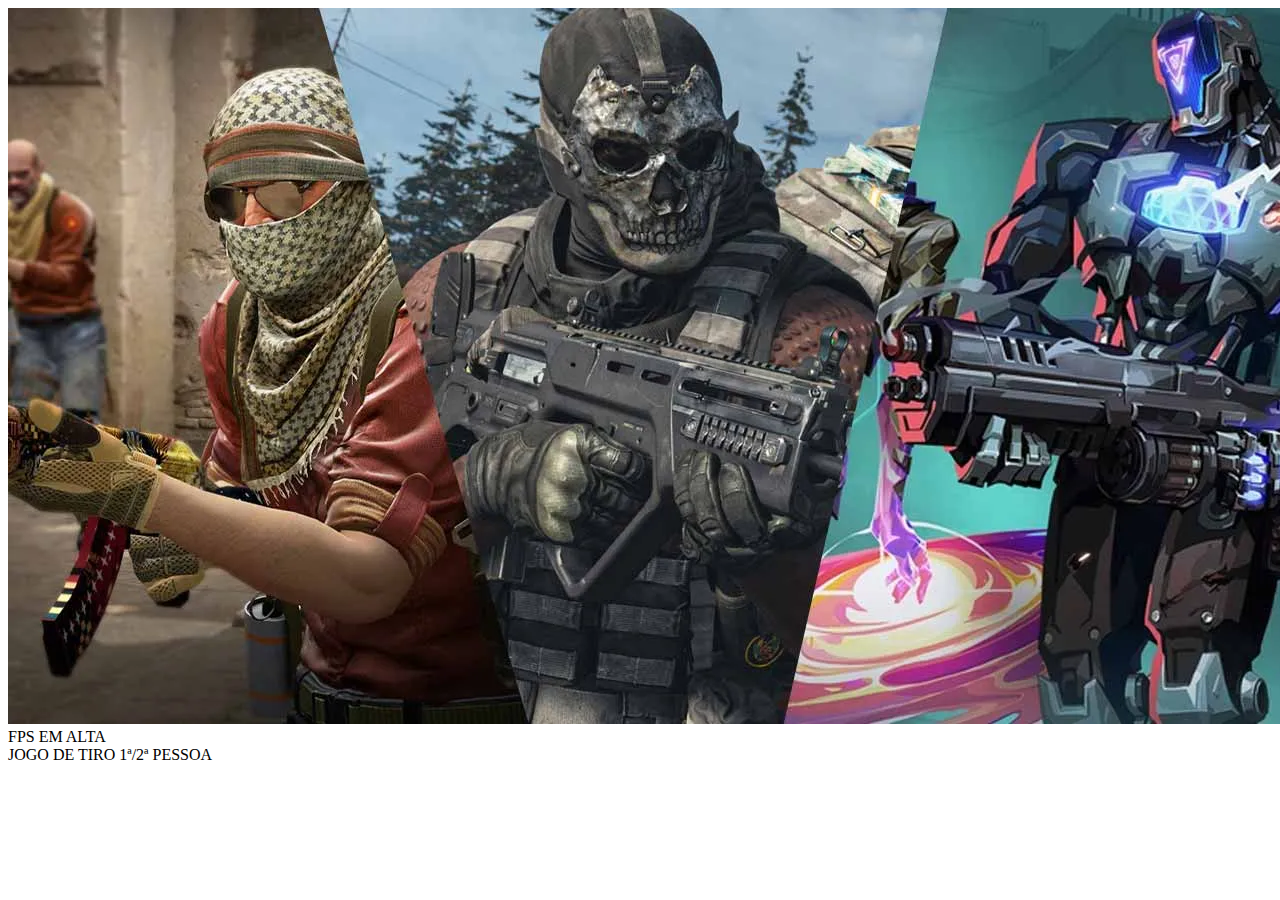
<file: JOGO DE FPS.html>
<!DOCTYPE html>
<html lang="en">
<head>
    <meta charset="UTF-8">
    <meta name="viewport" content="width=device-width, initial-scale=1.0">
    <title>JOGO DE FPS</title>
</head>
<body>
    <!-- Portfolio item 4-->
    <div class="portfolio-item">
        <a class="portfolio-link" data-bs-toggle="modal" href="#portfolioModal4">
            <div class="portfolio-hover">
                <div class="portfolio-hover-content"><i class="fas fa-plus fa-3x"></i></div>
            </div>
            <img class="img-fluid" src="assets/img/portfolio/FPS.jpeg" alt="..." />
        </a>
        <div class="portfolio-caption">
            <div class="portfolio-caption-heading">FPS EM ALTA</div>
            <div class="portfolio-caption-subheading text-muted">JOGO DE TIRO 1ª/2ª PESSOA</div>
        </div>
    </div>
</div>
<div class="col-lg-4 col-sm-6 mb-4 mb-sm-0">
</body>
</html>
</file>
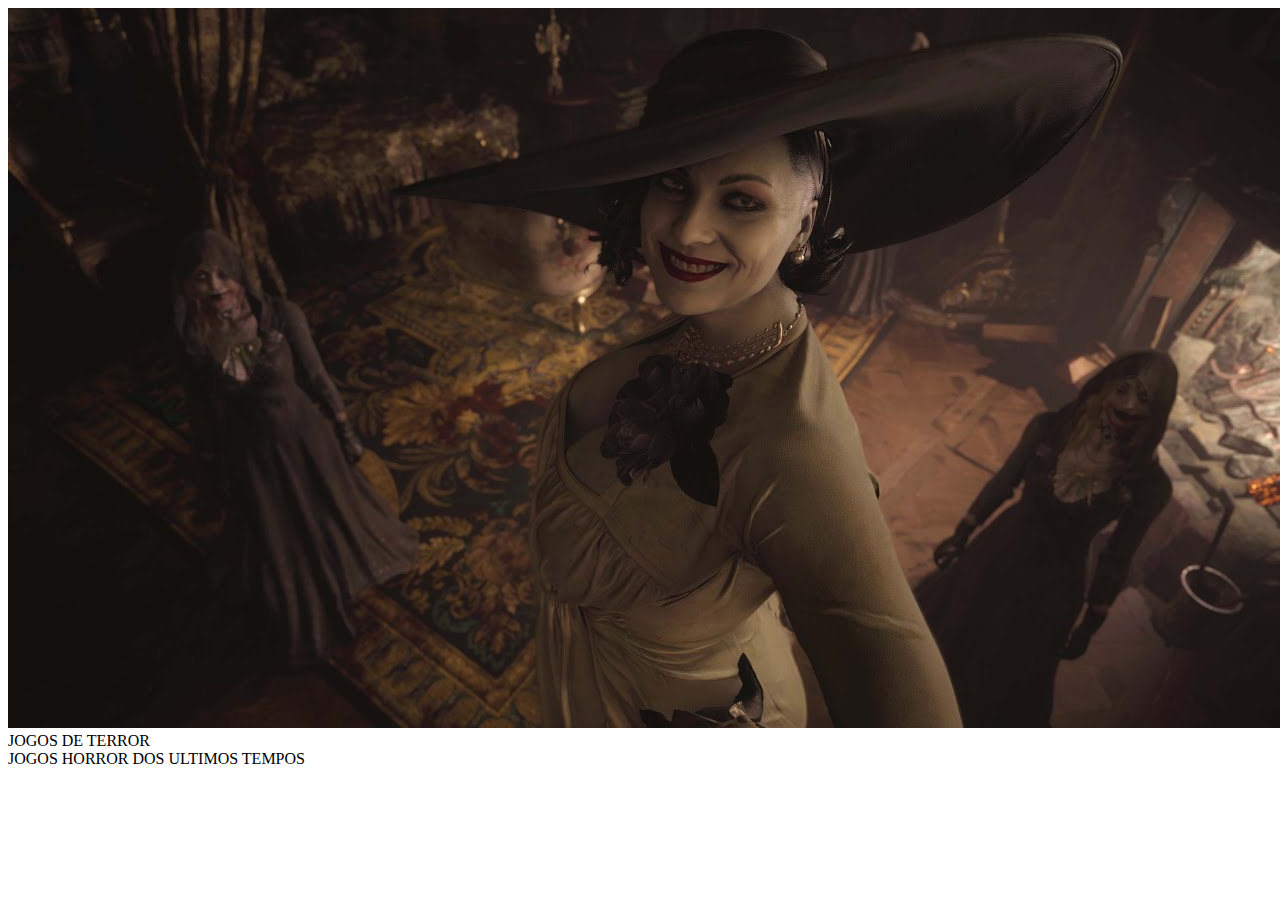
<file: JOGO DE TERROR.html>
<!DOCTYPE html>
<html lang="en">
<head>
    <meta charset="UTF-8">
    <meta name="viewport" content="width=device-width, initial-scale=1.0">
    <title>JOGO DE TERROR</title>
</head>
<body>
        <!-- Portfolio item 6-->
        <div class="portfolio-item">
            <a class="portfolio-link" data-bs-toggle="modal" href="#portfolioModal6">
                <div class="portfolio-hover">
                    <div class="portfolio-hover-content"><i class="fas fa-plus fa-3x"></i></div>
                </div>
                <img class="img-fluid" src="assets/img/portfolio/terror.jpg" alt="..." />
            </a>
            <div class="portfolio-caption">
                <div class="portfolio-caption-heading">JOGOS DE TERROR </div>
                <div class="portfolio-caption-subheading text-muted">JOGOS HORROR DOS ULTIMOS TEMPOS</div>
            </div>
</body>
</html>
</file>
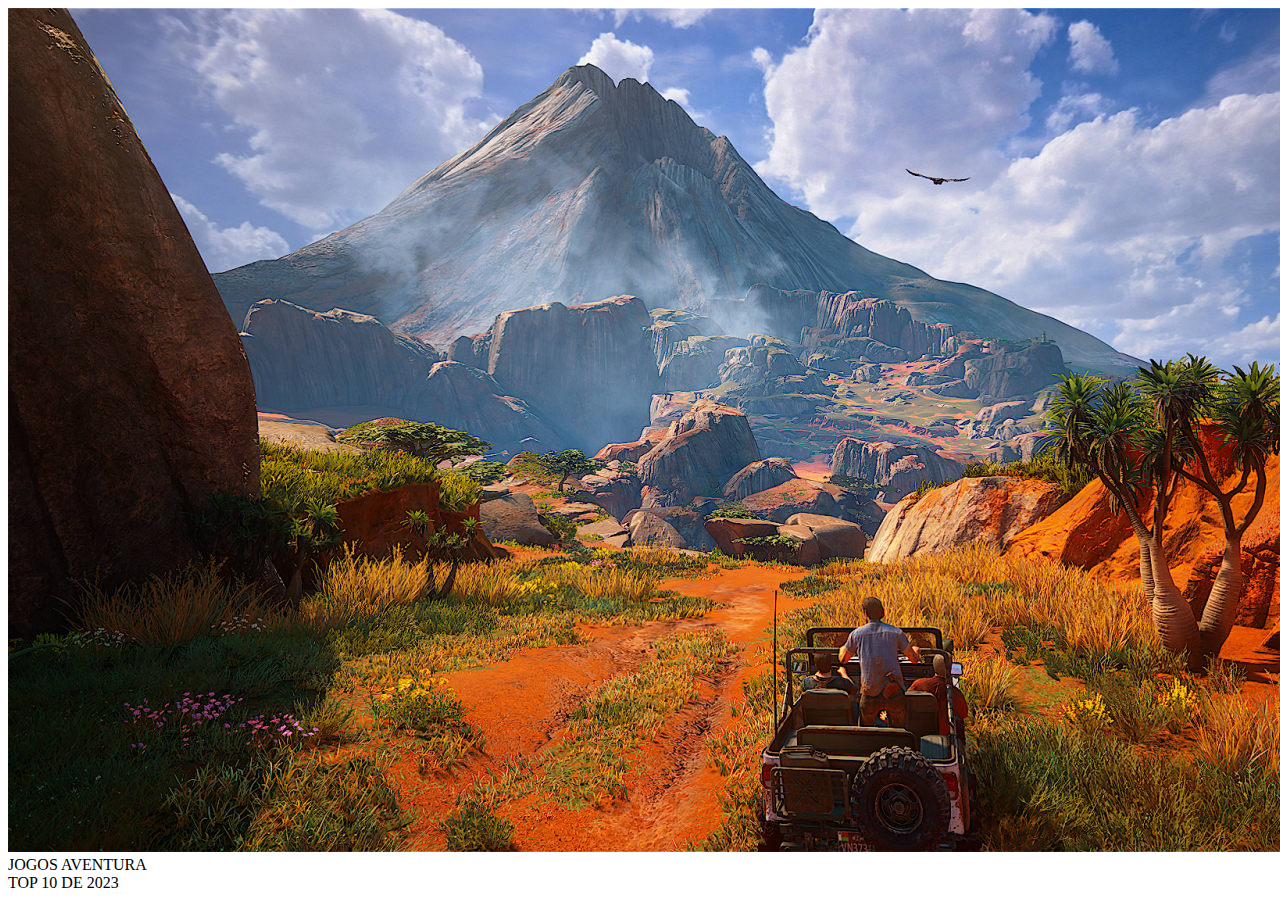
<file: JOGOS DE AVENTURA.html>
<!DOCTYPE html>
<html lang="en">
<head>
    <meta charset="UTF-8">
    <meta name="viewport" content="width=device-width, initial-scale=1.0">
    <title>jogos de AVENTURA</title>
</head>
<body>
     <!-- Portfolio item 2-->
     <div class="portfolio-item">
        <a class="portfolio-link" data-bs-toggle="modal" href="#portfolioModal2">
            <div class="portfolio-hover">
                <div class="portfolio-hover-content"><i class="fas fa-plus fa-3x"></i></div>
            </div>
            <img class="img-fluid" src="assets/img/portfolio/aventura.jpeg" alt="..." />
        </a>
        <div class="portfolio-caption">
            <div class="portfolio-caption-heading">JOGOS AVENTURA</div>
            <div class="portfolio-caption-subheading text-muted">TOP 10 DE 2023</div>
        </div>
    </div>
</div>
<div class="col-lg-4 col-sm-6 mb-4">
</body>
</html>
</file>
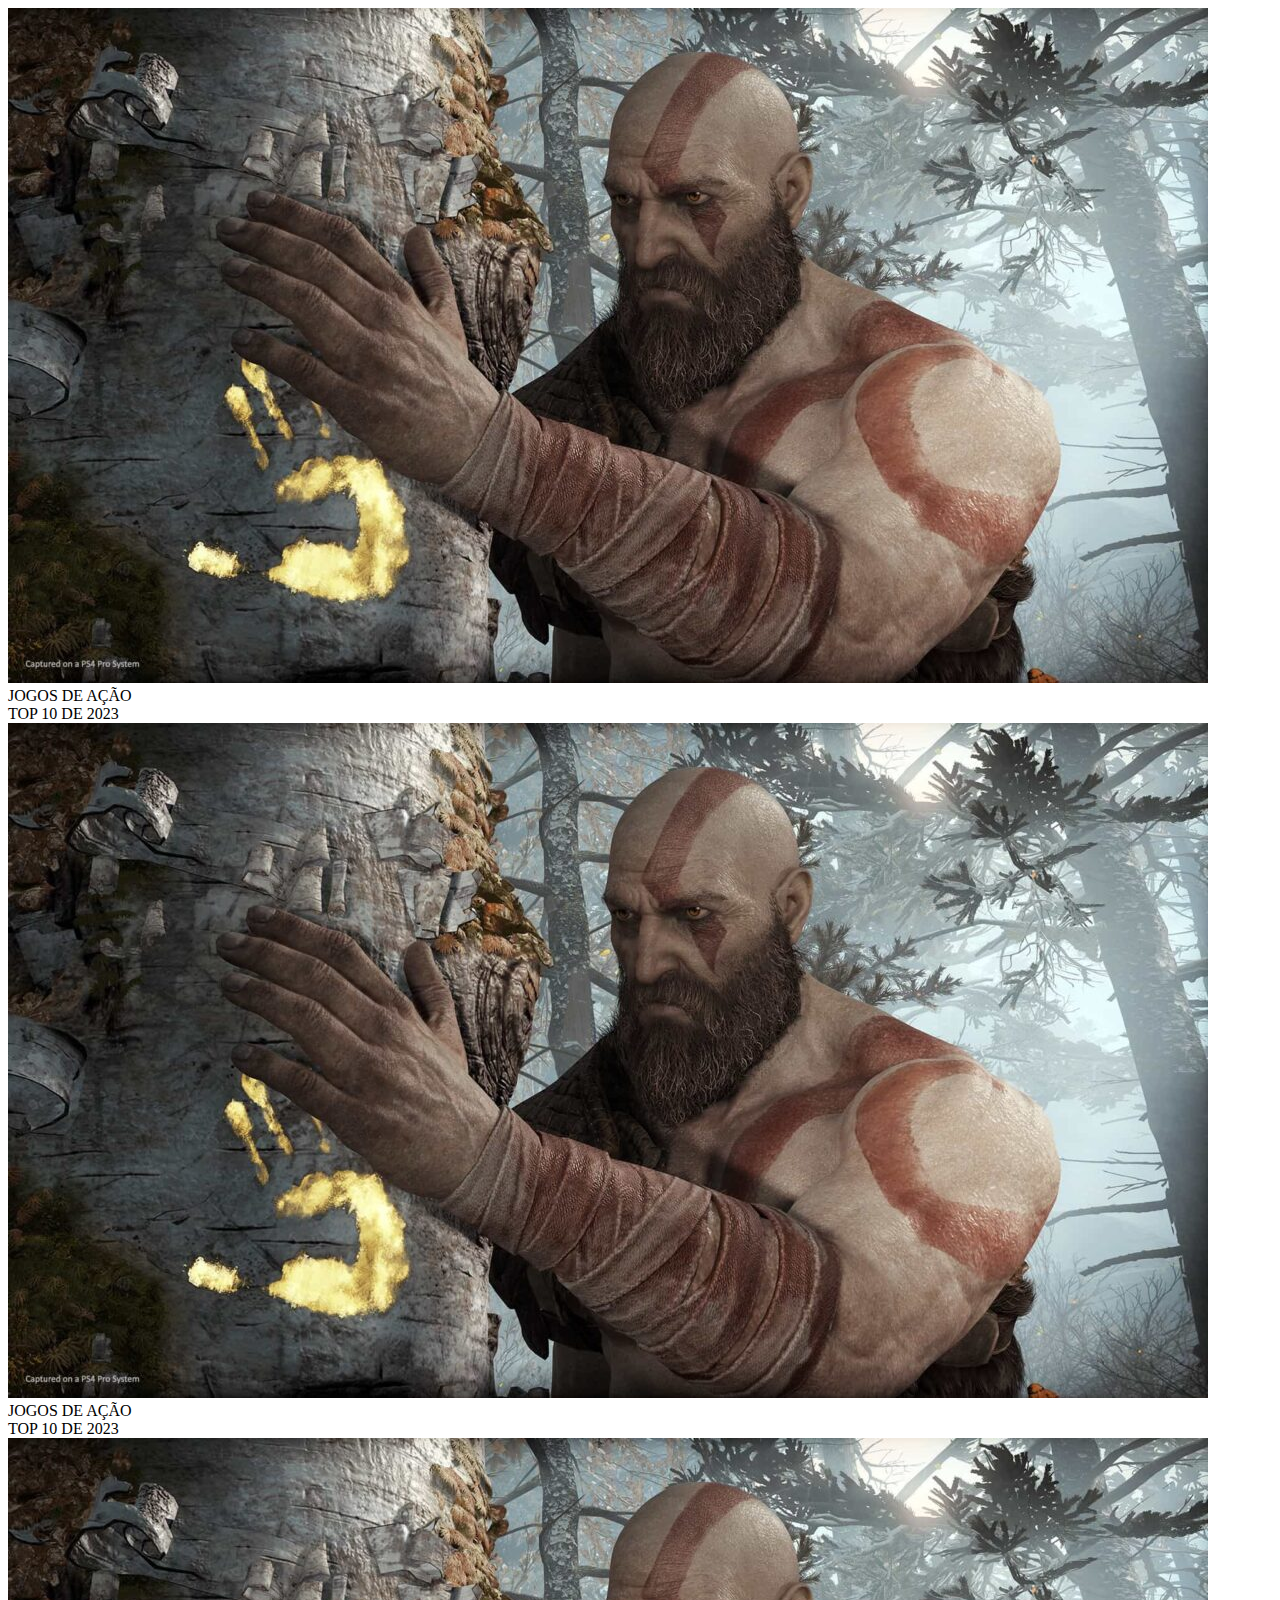
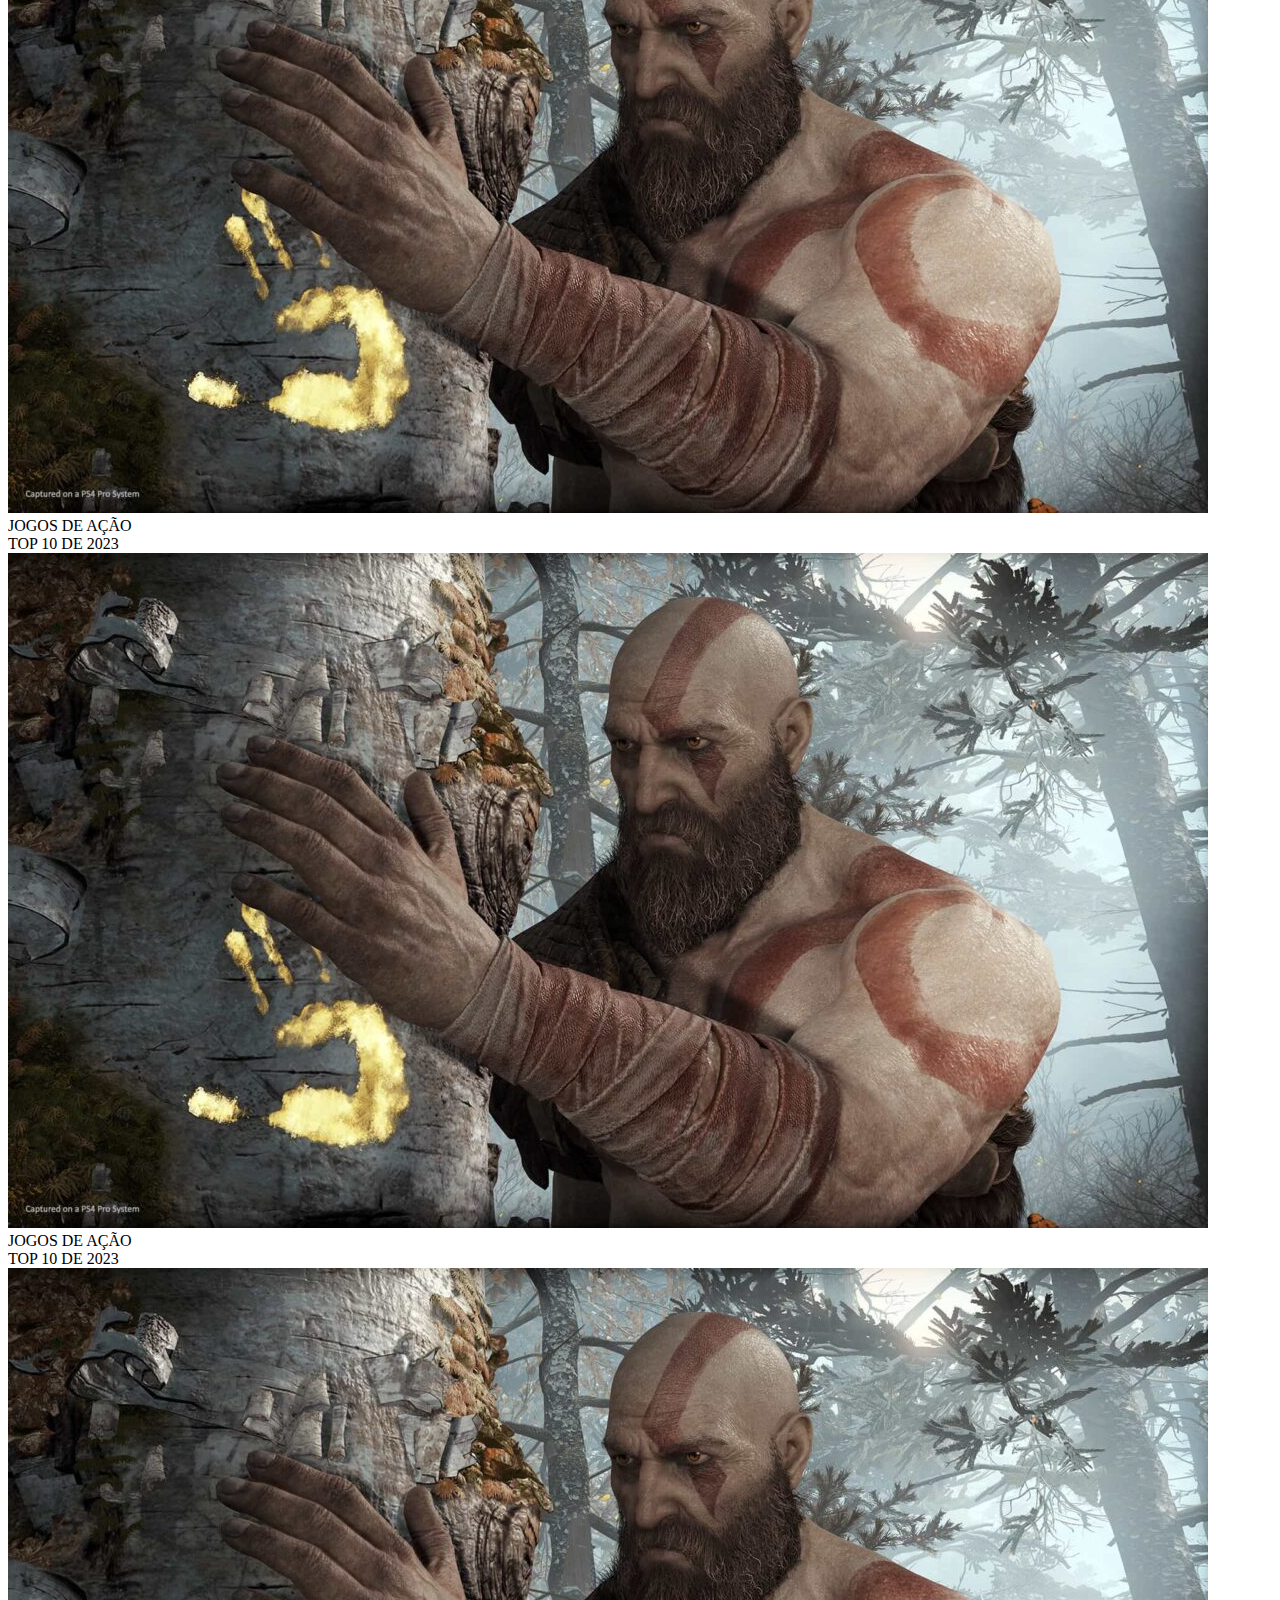
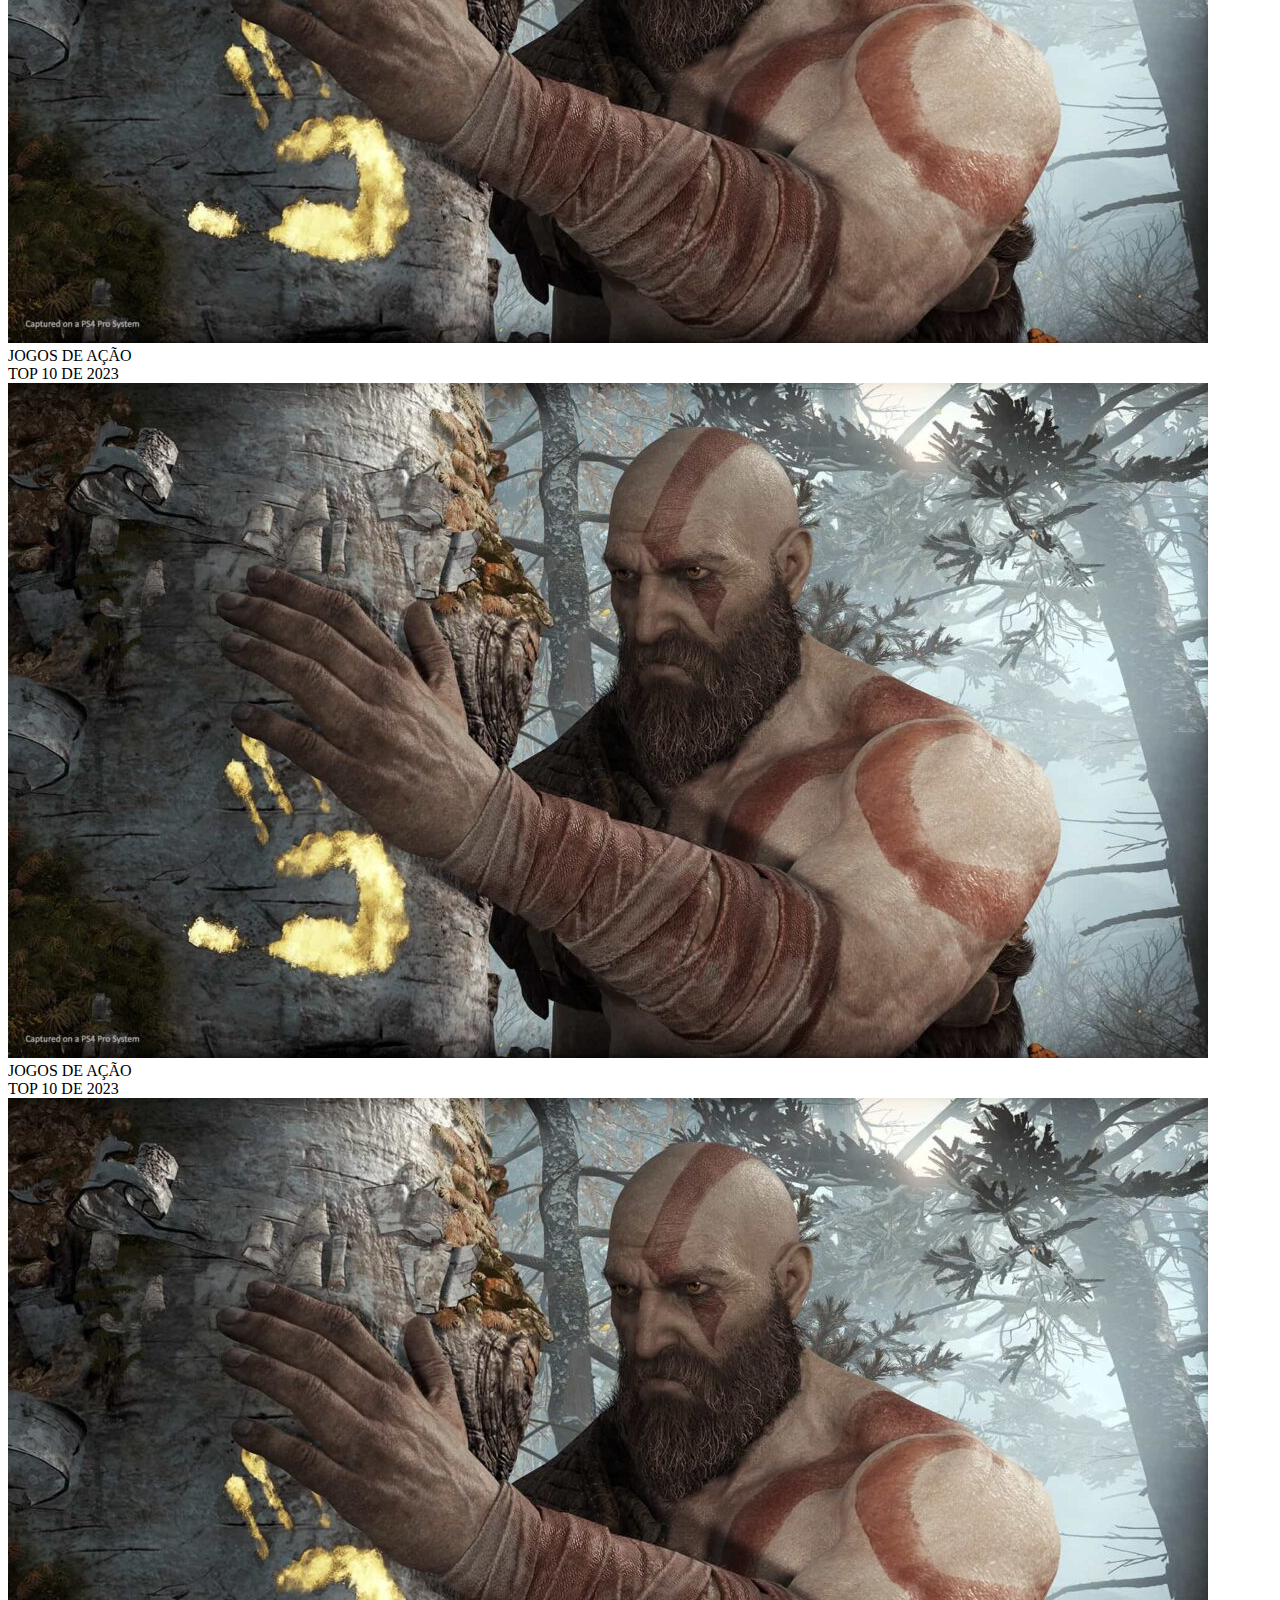
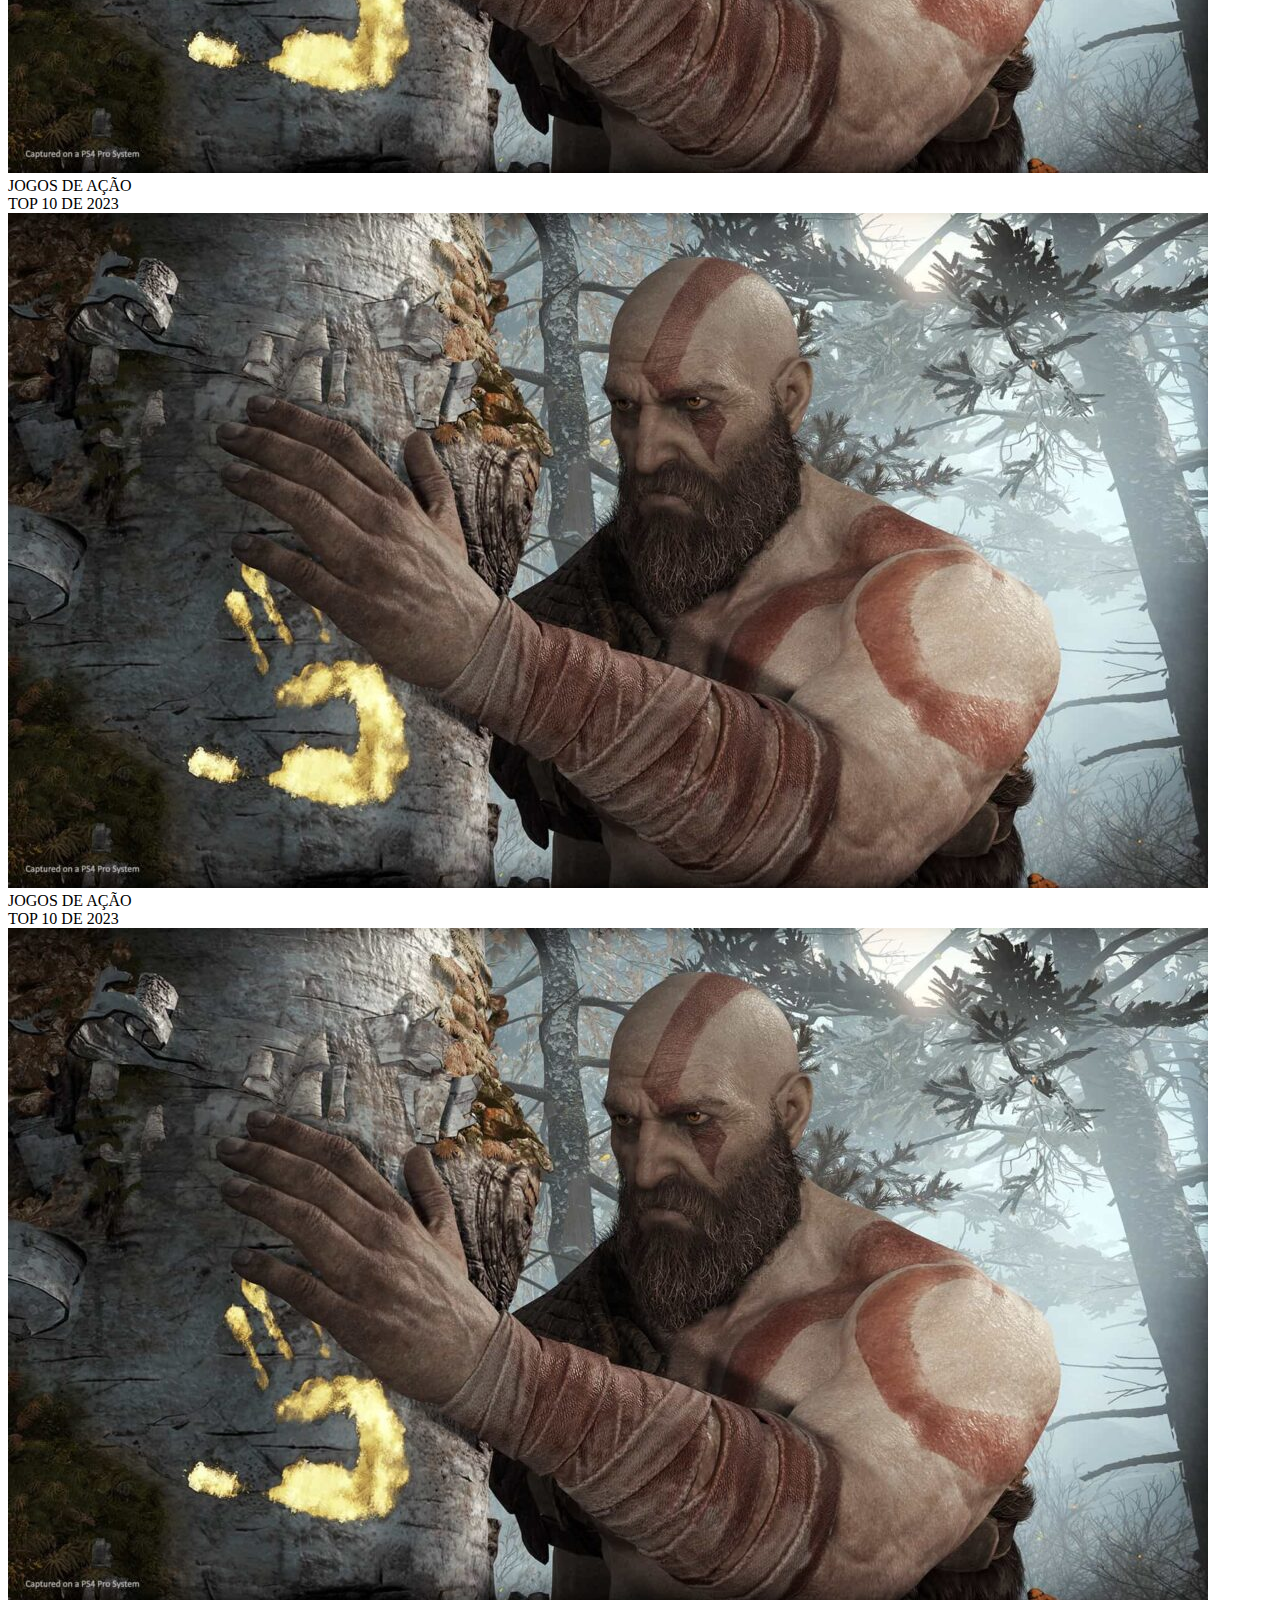
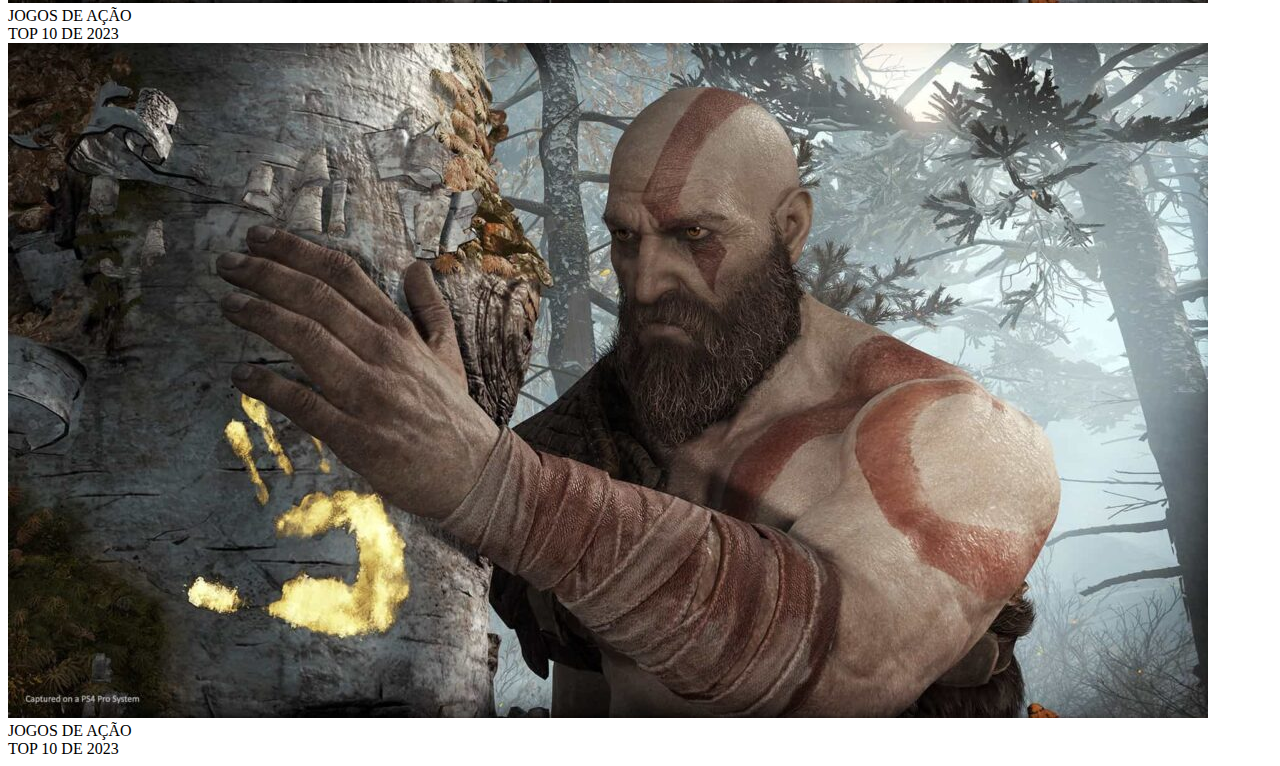
<file: JOGOS DE AÇAO.html>
<!DOCTYPE html>
<html lang="en">
<head>
    <meta charset="UTF-8">
    <meta name="viewport" content="width=device-width, initial-scale=1.0">
    <title>jogos de açao</title>
</head>
<body>
    <div class="portfolio-item">
        <a class="portfolio-link" data-bs-toggle="modal" href="#portfolioModal1">
            <div class="portfolio-hover">
                <div class="portfolio-hover-content"><i class="fas fa-plus fa-3x"></i></div>
            </div>
            <img class="img-fluid" src="assets/img/portfolio/acao.jpg" alt="..." />
        </a>
        <div class="portfolio-caption">
            <div class="portfolio-caption-heading">JOGOS DE AÇÃO</div>
            <a href=""></a>
            <div class="portfolio-caption-subheading text-muted">TOP 10 DE 2023</div>
        </div>
    </div>
</div>
<div class="col-lg-4 col-sm-6 mb-4">          
    <div class="portfolio-item">
        <a class="portfolio-link" data-bs-toggle="modal" href="#portfolioModal1">
            <div class="portfolio-hover">
                <div class="portfolio-hover-content"><i class="fas fa-plus fa-3x"></i></div>
            </div>
            <img class="img-fluid" src="assets/img/portfolio/acao.jpg" alt="..." />
        </a>
        <div class="portfolio-caption">
            <div class="portfolio-caption-heading">JOGOS DE AÇÃO</div>
            <a href=""></a>
            <div class="portfolio-caption-subheading text-muted">TOP 10 DE 2023</div>
        </div>
    </div>
</div>
<div class="col-lg-4 col-sm-6 mb-4">  
    <div class="portfolio-item">
        <a class="portfolio-link" data-bs-toggle="modal" href="#portfolioModal1">
            <div class="portfolio-hover">
                <div class="portfolio-hover-content"><i class="fas fa-plus fa-3x"></i></div>
            </div>
            <img class="img-fluid" src="assets/img/portfolio/acao.jpg" alt="..." />
        </a>
        <div class="portfolio-caption">
            <div class="portfolio-caption-heading">JOGOS DE AÇÃO</div>
            <a href=""></a>
            <div class="portfolio-caption-subheading text-muted">TOP 10 DE 2023</div>
        </div>
    </div>
</div>
<div class="col-lg-4 col-sm-6 mb-4">
    <div class="portfolio-item">
        <a class="portfolio-link" data-bs-toggle="modal" href="#portfolioModal1">
            <div class="portfolio-hover">
                <div class="portfolio-hover-content"><i class="fas fa-plus fa-3x"></i></div>
            </div>
            <img class="img-fluid" src="assets/img/portfolio/acao.jpg" alt="..." />
        </a>
        <div class="portfolio-caption">
            <div class="portfolio-caption-heading">JOGOS DE AÇÃO</div>
            <a href=""></a>
            <div class="portfolio-caption-subheading text-muted">TOP 10 DE 2023</div>
        </div>
    </div>
</div>
<div class="col-lg-4 col-sm-6 mb-4">
    <div class="portfolio-item">
        <a class="portfolio-link" data-bs-toggle="modal" href="#portfolioModal1">
            <div class="portfolio-hover">
                <div class="portfolio-hover-content"><i class="fas fa-plus fa-3x"></i></div>
            </div>
            <img class="img-fluid" src="assets/img/portfolio/acao.jpg" alt="..." />
        </a>
        <div class="portfolio-caption">
            <div class="portfolio-caption-heading">JOGOS DE AÇÃO</div>
            <a href=""></a>
            <div class="portfolio-caption-subheading text-muted">TOP 10 DE 2023</div>
        </div>
    </div>
</div>
<div class="col-lg-4 col-sm-6 mb-4">
    <div class="portfolio-item">
        <a class="portfolio-link" data-bs-toggle="modal" href="#portfolioModal1">
            <div class="portfolio-hover">
                <div class="portfolio-hover-content"><i class="fas fa-plus fa-3x"></i></div>
            </div>
            <img class="img-fluid" src="assets/img/portfolio/acao.jpg" alt="..." />
        </a>
        <div class="portfolio-caption">
            <div class="portfolio-caption-heading">JOGOS DE AÇÃO</div>
            <a href=""></a>
            <div class="portfolio-caption-subheading text-muted">TOP 10 DE 2023</div>
        </div>
    </div>
</div>
<div class="col-lg-4 col-sm-6 mb-4">
    <div class="portfolio-item">
        <a class="portfolio-link" data-bs-toggle="modal" href="#portfolioModal1">
            <div class="portfolio-hover">
                <div class="portfolio-hover-content"><i class="fas fa-plus fa-3x"></i></div>
            </div>
            <img class="img-fluid" src="assets/img/portfolio/acao.jpg" alt="..." />
        </a>
        <div class="portfolio-caption">
            <div class="portfolio-caption-heading">JOGOS DE AÇÃO</div>
            <a href=""></a>
            <div class="portfolio-caption-subheading text-muted">TOP 10 DE 2023</div>
        </div>
    </div>
</div>
<div class="col-lg-4 col-sm-6 mb-4">
    <div class="portfolio-item">
        <a class="portfolio-link" data-bs-toggle="modal" href="#portfolioModal1">
            <div class="portfolio-hover">
                <div class="portfolio-hover-content"><i class="fas fa-plus fa-3x"></i></div>
            </div>
            <img class="img-fluid" src="assets/img/portfolio/acao.jpg" alt="..." />
        </a>
        <div class="portfolio-caption">
            <div class="portfolio-caption-heading">JOGOS DE AÇÃO</div>
            <a href=""></a>
            <div class="portfolio-caption-subheading text-muted">TOP 10 DE 2023</div>
        </div>
    </div>
</div>
<div class="col-lg-4 col-sm-6 mb-4">
    <div class="portfolio-item">
        <a class="portfolio-link" data-bs-toggle="modal" href="#portfolioModal1">
            <div class="portfolio-hover">
                <div class="portfolio-hover-content"><i class="fas fa-plus fa-3x"></i></div>
            </div>
            <img class="img-fluid" src="assets/img/portfolio/acao.jpg" alt="..." />
        </a>
        <div class="portfolio-caption">
            <div class="portfolio-caption-heading">JOGOS DE AÇÃO</div>
            <a href=""></a>
            <div class="portfolio-caption-subheading text-muted">TOP 10 DE 2023</div>
        </div>
    </div>
</div>
<div class="col-lg-4 col-sm-6 mb-4">
    <div class="portfolio-item">
        <a class="portfolio-link" data-bs-toggle="modal" href="#portfolioModal1">
            <div class="portfolio-hover">
                <div class="portfolio-hover-content"><i class="fas fa-plus fa-3x"></i></div>
            </div>
            <img class="img-fluid" src="assets/img/portfolio/acao.jpg" alt="..." />
        </a>
        <div class="portfolio-caption">
            <div class="portfolio-caption-heading">JOGOS DE AÇÃO</div>
            <a href=""></a>
            <div class="portfolio-caption-subheading text-muted">TOP 10 DE 2023</div>
        </div>
    </div>
</div>
<div class="col-lg-4 col-sm-6 mb-4">                
</body>
</html>
</file>
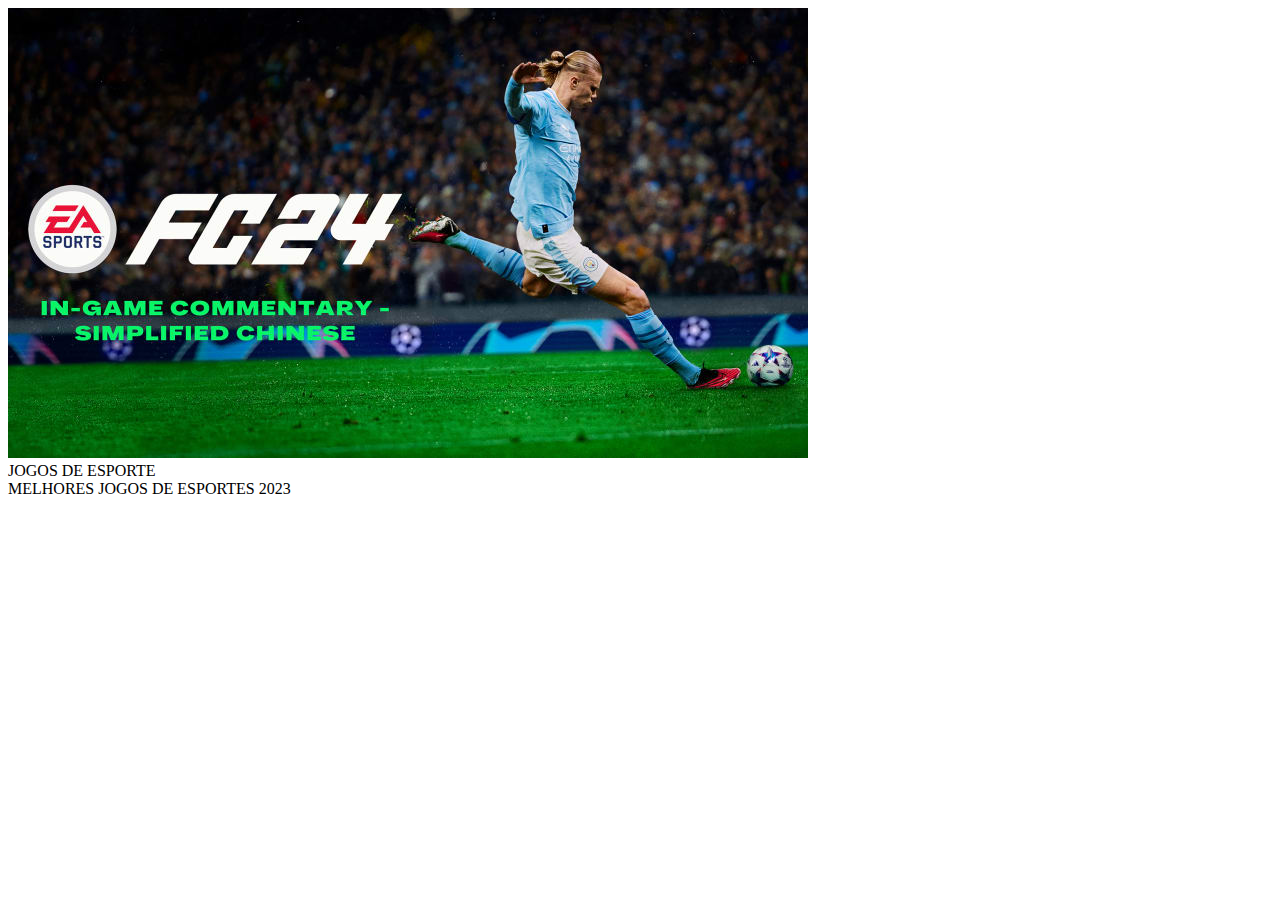
<file: JOGOS DE ESPORTE.html>
<!DOCTYPE html>
<html lang="en">
<head>
    <meta charset="UTF-8">
    <meta name="viewport" content="width=device-width, initial-scale=1.0">
    <title>JOGOS DE ESPORTE</title>
</head>
<body>
    <!-- Portfolio item 3-->
    <div class="portfolio-item">
        <a class="portfolio-link" data-bs-toggle="modal" href="#portfolioModal3">
            <div class="portfolio-hover">
                <div class="portfolio-hover-content"><i class="fas fa-plus fa-3x"></i></div>
            </div>
            <img class="img-fluid" src="assets/img/portfolio/esporte.jpeg" alt="..." />
        </a>
        <div class="portfolio-caption">
            <div class="portfolio-caption-heading">JOGOS DE ESPORTE</div>
            <div class="portfolio-caption-subheading text-muted">MELHORES JOGOS DE ESPORTES 2023</div>
        </div>
    </div>
</div>
<div class="col-lg-4 col-sm-6 mb-4 mb-lg-0">
</body>
</html>
</file>
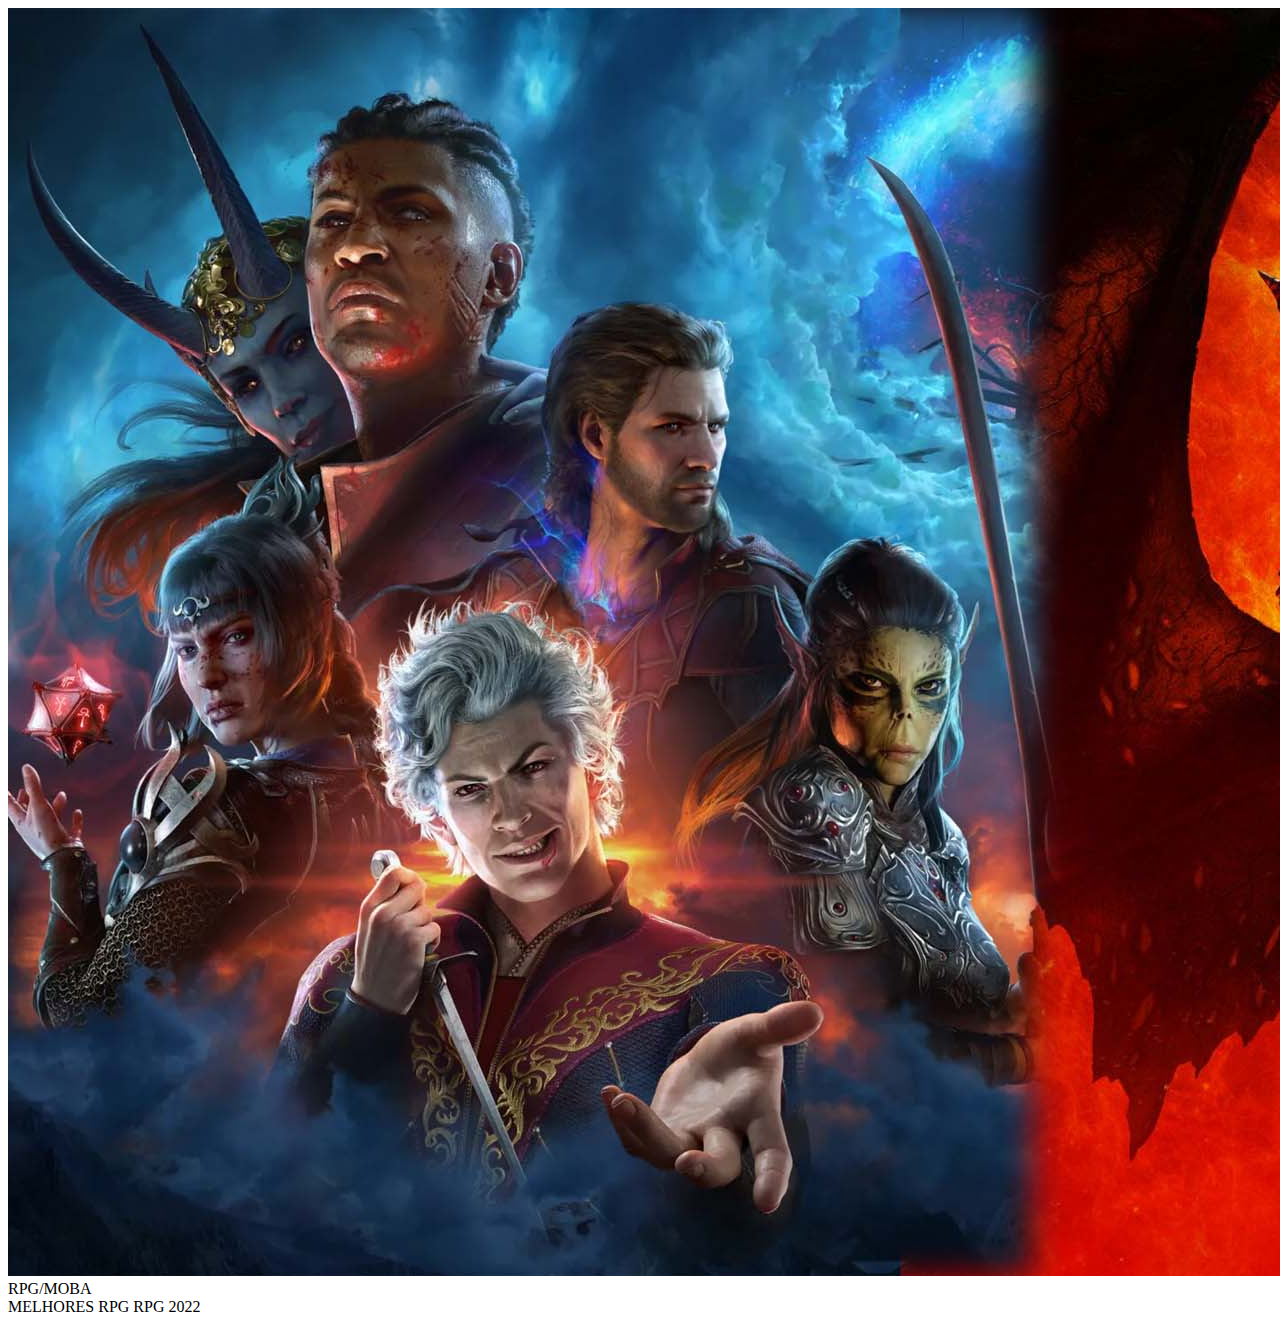
<file: RPG.html>
<!DOCTYPE html>
<html lang="en">
<head>
    <meta charset="UTF-8">
    <meta name="viewport" content="width=device-width, initial-scale=1.0">
    <title>RPG</title>
</head>
<body>
    <!-- Portfolio item 5-->
    <div class="portfolio-item">
        <a class="portfolio-link" data-bs-toggle="modal" href="#portfolioModal5">
            <div class="portfolio-hover">
                <div class="portfolio-hover-content"><i class="fas fa-plus fa-3x"></i></div>
            </div>
            <img class="img-fluid" src="assets/img/portfolio/rpg.jpg" alt="..." />
        </a>
        <div class="portfolio-caption">
            <div class="portfolio-caption-heading">RPG/MOBA</div>
            <div class="portfolio-caption-subheading text-muted">MELHORES RPG RPG 2022</div>
        </div>
    </div>
</div>
</body>
</html>
</file>
